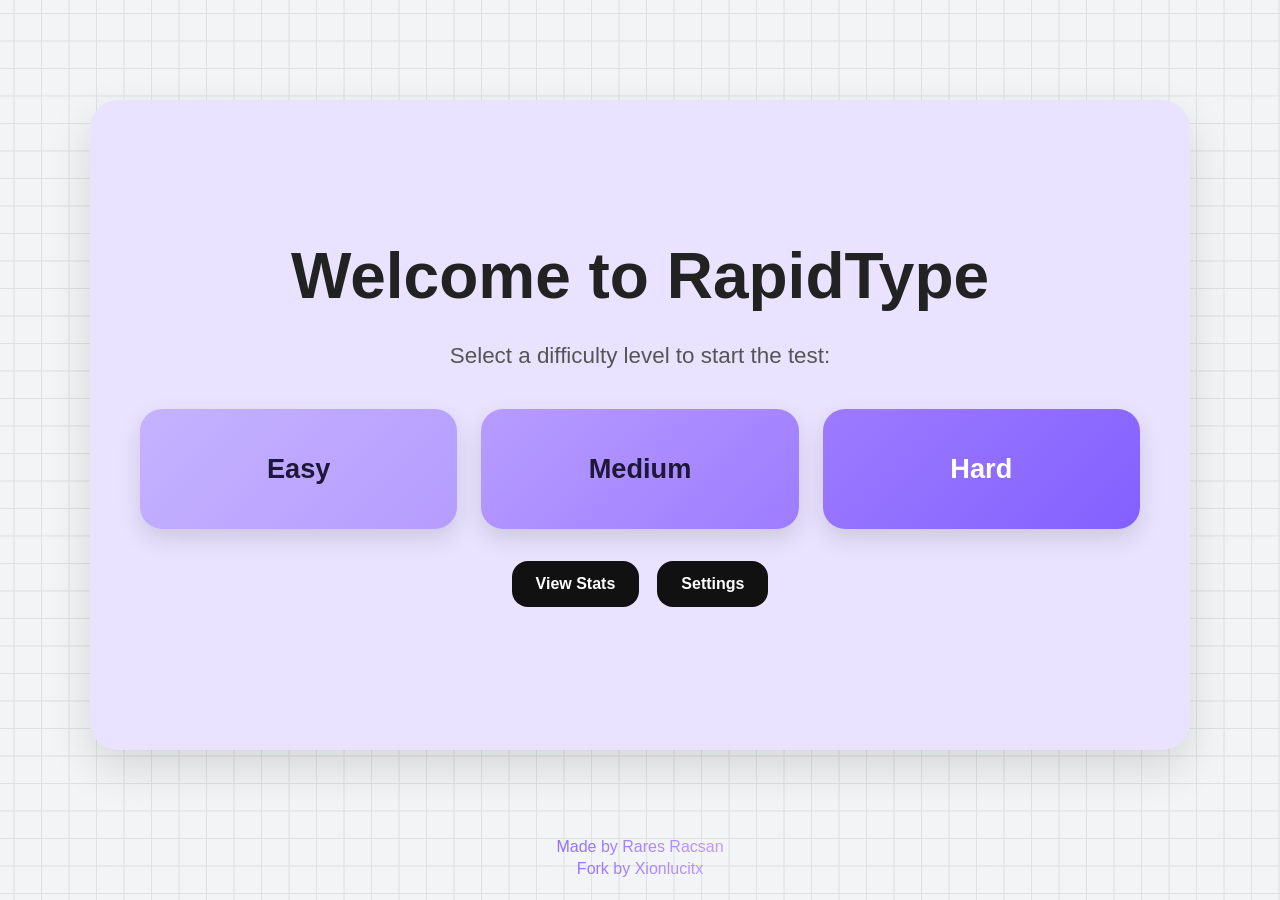
<file: index.html>
<!DOCTYPE html>
<html lang="en">
<head>
  <meta charset="UTF-8" />
  <meta name="viewport" content="width=device-width, initial-scale=1.0" />
  <title>RapidType - Typing Speed Test</title>
  <link rel="stylesheet" href="index_style.css" />
</head>
<body>

  <div class="page-shell">
    <div class="container">
      <h1>Welcome to RapidType</h1>
      <p class="subtitle">Select a difficulty level to start the test:</p>

      <div class="difficulty-buttons">
        <button class="easy" onclick="startGame('easy')"><span>Easy</span></button>
        <button class="medium" onclick="startGame('medium')"><span>Medium</span></button>
        <button class="hard" onclick="startGame('hard')"><span>Hard</span></button>
      </div>

      <div class="main-actions">
        <button id="view-stats-btn" class="view-stats-btn">View Stats</button>
        <button id="settings-btn" class="settings-btn">Settings</button>
      </div>
    </div>
  </div>

<div class="settings-modal hidden" id="settings-modal">
  <div class="settings-content">
    <h2>Settings</h2>

    <div class="settings-section">
      <h3>Test Settings</h3>
      <div class="setting-item">
        <label>
          <input type="radio" name="view-mode" value="paragraph" checked />
          Paragraph view
        </label>
      </div>
      <div class="setting-item">
        <label>
          <input type="radio" name="view-mode" value="classic" />
          Classic view
        </label>
      </div>
    </div>

    <div class="settings-section">
      <h3>Visuals</h3>
      <div class="setting-item">
        <label>
          <input type="checkbox" id="dark-mode-toggle-setting" />
          Dark mode
        </label>
      </div>
      <div class="setting-item">
        <label>
          <input type="checkbox" id="show-results-toggle" />
          Show results popup
        </label>
      </div>
    </div>

    <div class="settings-buttons">
      <button id="save-settings-btn" class="save-settings-btn">Save Settings</button>
      <button id="close-settings-btn">Close</button>
    </div>
  </div>
</div>

<div class="stats-modal hidden" id="stats-modal">
  <div class="stats-content">
    <h2>Your Typing Stats</h2>

    <div id="stats-summary">
      <div class="summary-group">
        <h3 class="summary-group-title">Averages</h3>
        <div class="summary-grid summary-grid-averages">
          <div class="summary-item">
            <strong>Average Score</strong>
            <span id="avg-score">0</span>
          </div>
          <div class="summary-item">
            <strong>Average CPM</strong>
            <span id="avg-cpm">0</span>
          </div>
          <div class="summary-item">
            <strong>Average Accuracy</strong>
            <span id="avg-accuracy">0%</span>
          </div>
        </div>
      </div>

      <div class="summary-group">
        <h3 class="summary-group-title">Score</h3>
        <div class="summary-grid summary-grid-score">
          <div class="summary-item summary-item-featured">
            <strong>High Score</strong>
            <span id="high-score">0</span>
          </div>
          <div class="summary-item">
            <strong>Consistency</strong>
            <span id="consistency">0%</span>
          </div>
        </div>
      </div>

      <div class="summary-group summary-group-compact">
        <h3 class="summary-group-title">Highlights</h3>
        <div class="summary-grid summary-grid-highlights">
          <div class="summary-item summary-item-small">
            <strong>Peak WPM</strong>
            <span id="peak-wpm">0</span>
          </div>
          <div class="summary-item summary-item-small">
            <strong>Perfect Games</strong>
            <span id="perfect-games">0</span>
          </div>
        </div>
      </div>
    </div>

    <div class="filters-panel">
      <div class="filter-group">
        <span class="filter-title">Difficulty</span>
        <div class="difficulty-filter">
          <label><input type="checkbox" value="easy" class="difficulty-checkbox" checked /> Easy</label>
          <label><input type="checkbox" value="medium" class="difficulty-checkbox" checked /> Medium</label>
          <label><input type="checkbox" value="hard" class="difficulty-checkbox" checked /> Hard</label>
        </div>
      </div>

      <div class="filter-group">
        <label class="filter-title" for="date-range-filter">Date Range</label>
        <select id="date-range-filter" class="filter-select">
          <option value="all">All Time</option>
          <option value="today">Today</option>
          <option value="7days">Last 7 Days</option>
          <option value="30days">Last 30 Days</option>
          <option value="month">This Month</option>
        </select>
      </div>

      <div class="filter-group">
        <label class="filter-title" for="accuracy-filter">Accuracy</label>
        <select id="accuracy-filter" class="filter-select">
          <option value="all">All Accuracy</option>
          <option value="100">100% Only</option>
          <option value="95">95% and up</option>
          <option value="90">90% and up</option>
          <option value="below90">Below 90%</option>
        </select>
      </div>

      <div class="filter-group">
        <label class="filter-title" for="sort-filter">Sort By</label>
        <select id="sort-filter" class="filter-select">
          <option value="newest">Newest First</option>
          <option value="oldest">Oldest First</option>
          <option value="score">Highest Score</option>
          <option value="wpm">Highest WPM</option>
          <option value="accuracy">Best Accuracy</option>
        </select>
      </div>

      <div class="filter-group">
        <span class="filter-title">Extras</span>
        <div class="difficulty-filter">
          <label><input type="checkbox" id="perfect-game-checkbox" class="filter-checkbox" /> Perfect Games</label>
        </div>
      </div>
    </div>

    <div id="stats-list"></div>

    <div class="stats-buttons">
      <button id="delete-all-stats-btn" class="delete-all-btn">Delete All Stats</button>
      <button id="close-stats-btn">Close</button>
    </div>
  </div>
</div>

<div class="confirm-modal hidden" id="confirm-modal">
  <div class="confirm-content">
    <h3 id="confirm-title">Confirm Deletion</h3>
    <p id="confirm-message">Type to confirm deletion:</p>
    <input type="text" id="confirm-input" placeholder="Type here..." />
    <div class="confirm-buttons">
      <button id="confirm-delete-btn" class="confirm-delete-btn">Delete</button>
      <button id="cancel-delete-btn" class="cancel-delete-btn">Cancel</button>
    </div>
  </div>
</div>

<div class="footer" id="footertext">
  <p class="rainbow rainbow_text_animated">Made by Rares Racsan</p>
  <p class="rainbow rainbow_text_animated">Fork by Xionlucitx</p>
</div>
  <script>
    function startGame(level) {
      window.location.href = `test.html?difficulty=${level}`;
    }

    // Stats modal
    const viewStatsBtn = document.getElementById('view-stats-btn');
    const statsModal = document.getElementById('stats-modal');
    const statsList = document.getElementById('stats-list');
    const closeStatsBtn = document.getElementById('close-stats-btn');
    const deleteAllStatsBtn = document.getElementById('delete-all-stats-btn');
    const highScoreSpan = document.getElementById('high-score');
    const avgScoreSpan = document.getElementById('avg-score');
    const avgCpmSpan = document.getElementById('avg-cpm');
    const avgAccuracySpan = document.getElementById('avg-accuracy');
    const peakWpmSpan = document.getElementById('peak-wpm');
    const consistencySpan = document.getElementById('consistency');
    const perfectGamesSpan = document.getElementById('perfect-games');
    const dateRangeFilter = document.getElementById('date-range-filter');
    const accuracyFilter = document.getElementById('accuracy-filter');
    const sortFilter = document.getElementById('sort-filter');
    const difficultyCheckboxes = document.querySelectorAll('.difficulty-checkbox');
    const perfectGameCheckbox = document.getElementById('perfect-game-checkbox');
    const confirmModal = document.getElementById('confirm-modal');
    const confirmInput = document.getElementById('confirm-input');
    const confirmDeleteBtn = document.getElementById('confirm-delete-btn');
    const cancelDeleteBtn = document.getElementById('cancel-delete-btn');
    const confirmTitle = document.getElementById('confirm-title');
    const confirmMessage = document.getElementById('confirm-message');

    let pendingDeleteAction = null;
    let pendingDeleteIndex = null;
    const DELETE_RECORD_TEXT = 'delete record';
    const DELETE_ALL_TEXT = 'delete all stats';

    function getSelectedDifficulties() {
      return Array.from(difficultyCheckboxes)
        .filter(cb => cb.checked)
        .map(cb => cb.value);
    }
function isInDateRange(result, range) {
  if (range === 'all') return true;

  const resultDate = new Date(result.timestamp);
  const now = new Date();

  if (range === 'today') {
    return resultDate.toDateString() === now.toDateString();
  }

  if (range === '7days') {
    const cutoff = new Date();
    cutoff.setDate(now.getDate() - 7);
    return resultDate >= cutoff;
  }

  if (range === '30days') {
    const cutoff = new Date();
    cutoff.setDate(now.getDate() - 30);
    return resultDate >= cutoff;
  }

  if (range === 'month') {
    return (
      resultDate.getMonth() === now.getMonth() &&
      resultDate.getFullYear() === now.getFullYear()
    );
  }

  return true;
}

function matchesAccuracyFilter(result, filterValue) {
  const accuracy = result.accuracy || 0;

  if (filterValue === 'all') return true;
  if (filterValue === '100') return accuracy === 100;
  if (filterValue === '95') return accuracy >= 95;
  if (filterValue === '90') return accuracy >= 90;
  if (filterValue === 'below90') return accuracy < 90;

  return true;
}

function sortResults(results, sortValue) {
  const sorted = [...results];

  if (sortValue === 'oldest') {
    sorted.sort((a, b) => new Date(a.timestamp) - new Date(b.timestamp));
  } else if (sortValue === 'score') {
    sorted.sort((a, b) => (b.score || 0) - (a.score || 0));
  } else if (sortValue === 'wpm') {
    sorted.sort((a, b) => (b.wpm || 0) - (a.wpm || 0));
  } else if (sortValue === 'accuracy') {
    sorted.sort((a, b) => (b.accuracy || 0) - (a.accuracy || 0));
  } else {
    sorted.sort((a, b) => new Date(b.timestamp) - new Date(a.timestamp));
  }

  return sorted;
}

function updateStatsDisplay() {
  const results = JSON.parse(localStorage.getItem('typingTestResults') || '[]');
  const selectedDifficulties = getSelectedDifficulties();
  const showPerfectOnly = perfectGameCheckbox.checked;
  const selectedDateRange = dateRangeFilter.value;
  const selectedAccuracy = accuracyFilter.value;
  const selectedSort = sortFilter.value;

  let filteredResults = results.filter(r => selectedDifficulties.includes(r.difficulty));

  if (showPerfectOnly) {
    filteredResults = filteredResults.filter(r => r.isPerfectGame === true);
  }

  filteredResults = filteredResults.filter(r => isInDateRange(r, selectedDateRange));
  filteredResults = filteredResults.filter(r => matchesAccuracyFilter(r, selectedAccuracy));
  filteredResults = sortResults(filteredResults, selectedSort);

  if (results.length === 0) {
    statsList.innerHTML = '<p>No test results yet.</p>';
    highScoreSpan.textContent = '0';
    avgScoreSpan.textContent = '0';
    avgCpmSpan.textContent = '0';
    avgAccuracySpan.textContent = '0%';
    peakWpmSpan.textContent = '0';
    consistencySpan.textContent = '0%';
    perfectGamesSpan.textContent = '0';
  } else if (filteredResults.length === 0) {
    statsList.innerHTML = '<p>No results for selected filters.</p>';
    highScoreSpan.textContent = '0';
    avgScoreSpan.textContent = '0';
    avgCpmSpan.textContent = '0';
    avgAccuracySpan.textContent = '0%';
    peakWpmSpan.textContent = '0';
    consistencySpan.textContent = '0%';
    perfectGamesSpan.textContent = '0';
  } else {
    const scores = filteredResults.map(r => r.score || 0);
    const cpms = filteredResults.map(r => r.cpm || 0);
    const accuracies = filteredResults.map(r => r.accuracy || 0);
    const wpms = filteredResults.map(r => r.wpm || 0);

    const highScore = Math.max(...scores);
    const avgScore = Math.round(scores.reduce((a, b) => a + b, 0) / scores.length);
    const avgCpm = Math.round(cpms.reduce((a, b) => a + b, 0) / cpms.length);
    const avgAccuracy = Math.round(
      accuracies.reduce((a, b) => a + b, 0) / accuracies.length
    );

    const peakWpm = Math.max(...wpms);
    const perfectGames = filteredResults.filter(r => r.isPerfectGame).length;

    const avgWpm = wpms.reduce((a, b) => a + b, 0) / wpms.length;
    const variance = wpms.reduce((sum, wpm) => {
      return sum + Math.pow(wpm - avgWpm, 2);
    }, 0) / wpms.length;
    const consistency = Math.max(0, Math.round(100 - Math.sqrt(variance)));

    highScoreSpan.textContent = highScore;
    avgScoreSpan.textContent = avgScore;
    avgCpmSpan.textContent = avgCpm;
    avgAccuracySpan.textContent = `${avgAccuracy}%`;
    peakWpmSpan.textContent = peakWpm;
    consistencySpan.textContent = `${consistency}%`;
    perfectGamesSpan.textContent = perfectGames;

    statsList.innerHTML = filteredResults.map((result) => {
      const originalIndex = results.indexOf(result);
      const dateOnly = new Date(result.timestamp).toLocaleDateString();
      const isHighScore = result.score === highScore;
      const starIcon = isHighScore ? ' ⭐' : '';
      const isPerfect = result.isPerfectGame ? ' class="perfect-accuracy"' : '';

      return `
        <div class="stat-item">
          <div class="stat-info">
            <strong>${result.difficulty.toUpperCase()}</strong> - ${dateOnly}<br>
            WPM: ${result.wpm} | CPM: ${result.cpm} | Accuracy: <span${isPerfect}>${result.accuracy}%</span> | Score: ${result.score || 'N/A'}${starIcon}
          </div>
          <button class="delete-stat-btn" onclick="deleteStatResult(${originalIndex})">Delete</button>
        </div>
      `;
    }).join('');
  }
}
    window.deleteStatResult = function(index) {
      pendingDeleteAction = 'single';
      pendingDeleteIndex = index;
      confirmTitle.textContent = 'Delete Record?';
      confirmMessage.textContent = `Type "${DELETE_RECORD_TEXT}" to confirm:`;
      confirmInput.value = '';
      confirmInput.placeholder = DELETE_RECORD_TEXT;
      confirmModal.classList.remove('hidden');
      confirmInput.focus();
    };

    viewStatsBtn.addEventListener('click', () => {
      updateStatsDisplay();
      statsModal.classList.remove('hidden');
    });

    difficultyCheckboxes.forEach(checkbox => {
      checkbox.addEventListener('change', updateStatsDisplay);
    });

    perfectGameCheckbox.addEventListener('change', updateStatsDisplay);
    dateRangeFilter.addEventListener('change', updateStatsDisplay);
    accuracyFilter.addEventListener('change', updateStatsDisplay);
    sortFilter.addEventListener('change', updateStatsDisplay);

    deleteAllStatsBtn.addEventListener('click', () => {
      pendingDeleteAction = 'all';
      confirmTitle.textContent = 'Delete All Stats?';
      confirmMessage.textContent = `Type "${DELETE_ALL_TEXT}" to confirm:`;
      confirmInput.value = '';
      confirmInput.placeholder = DELETE_ALL_TEXT;
      confirmModal.classList.remove('hidden');
      confirmInput.focus();
    });

    confirmDeleteBtn.addEventListener('click', () => {
      const inputValue = confirmInput.value.trim().toLowerCase();

      if (pendingDeleteAction === 'single') {
        if (inputValue === DELETE_RECORD_TEXT) {
          const results = JSON.parse(localStorage.getItem('typingTestResults') || '[]');
          results.splice(pendingDeleteIndex, 1);
          localStorage.setItem('typingTestResults', JSON.stringify(results));
          updateStatsDisplay();
          confirmModal.classList.add('hidden');
          pendingDeleteAction = null;
          pendingDeleteIndex = null;
        } else {
          confirmInput.style.borderColor = 'red';
          setTimeout(() => { confirmInput.style.borderColor = ''; }, 1000);
        }
      } else if (pendingDeleteAction === 'all') {
        if (inputValue === DELETE_ALL_TEXT) {
          localStorage.setItem('typingTestResults', '[]');
          updateStatsDisplay();
          confirmModal.classList.add('hidden');
          pendingDeleteAction = null;
        } else {
          confirmInput.style.borderColor = 'red';
          setTimeout(() => { confirmInput.style.borderColor = ''; }, 1000);
        }
      }
    });

    cancelDeleteBtn.addEventListener('click', () => {
      confirmModal.classList.add('hidden');
      pendingDeleteAction = null;
      pendingDeleteIndex = null;
      confirmInput.value = '';
    });

    confirmInput.addEventListener('keypress', (e) => {
      if (e.key === 'Enter') {
        confirmDeleteBtn.click();
      }
    });

    closeStatsBtn.addEventListener('click', () => {
      statsModal.classList.add('hidden');
    });

    // Settings modal
    const settingsBtn = document.getElementById('settings-btn');
    const settingsModal = document.getElementById('settings-modal');
    const closeSettingsBtn = document.getElementById('close-settings-btn');
    const saveSettingsBtn = document.getElementById('save-settings-btn');
    const darkModeToggleSetting = document.getElementById('dark-mode-toggle-setting');
    const showResultsToggle = document.getElementById('show-results-toggle');
    const viewModeRadios = document.querySelectorAll('input[name="view-mode"]');
    const body = document.body;

   function loadSettings() {
    const settings = JSON.parse(localStorage.getItem('typingTestSettings') || '{}');

     let viewMode = settings.viewMode || 'paragraph';

      if (viewMode === 'vertical') viewMode = 'paragraph';
      if (viewMode === 'horizontal') viewMode = 'classic';

      const darkMode = settings.darkMode || false;
      const showResults = settings.showResults !== false;

      viewModeRadios.forEach(radio => {
        radio.checked = radio.value === viewMode;
      });

      darkModeToggleSetting.checked = darkMode;
      showResultsToggle.checked = showResults;

      applySettings({
        ...settings,
        viewMode
      });
}

    function saveSettings() {
      const viewMode = document.querySelector('input[name="view-mode"]:checked').value;
      const darkMode = darkModeToggleSetting.checked;
      const showResults = showResultsToggle.checked;

      const settings = {
        viewMode,
        darkMode,
        showResults
      };

      localStorage.setItem('typingTestSettings', JSON.stringify(settings));
      applySettings(settings);
}
      function applySettings(settings) {
        if (settings.darkMode) {
          body.classList.add('dark');
        } else {
          body.classList.remove('dark');
        }

        let viewMode = settings.viewMode || 'paragraph';

        if (viewMode === 'vertical') viewMode = 'paragraph';
        if (viewMode === 'horizontal') viewMode = 'classic';

        localStorage.setItem('viewMode', viewMode);
      }

    settingsBtn.addEventListener('click', () => {
      loadSettings();
      settingsModal.classList.remove('hidden');
    });

    closeSettingsBtn.addEventListener('click', () => {
      settingsModal.classList.add('hidden');
    });

    saveSettingsBtn.addEventListener('click', () => {
      saveSettings();
      settingsModal.classList.add('hidden');
      alert('Settings saved!');
    });

    loadSettings();
  </script>
</body>
</html>
</file>
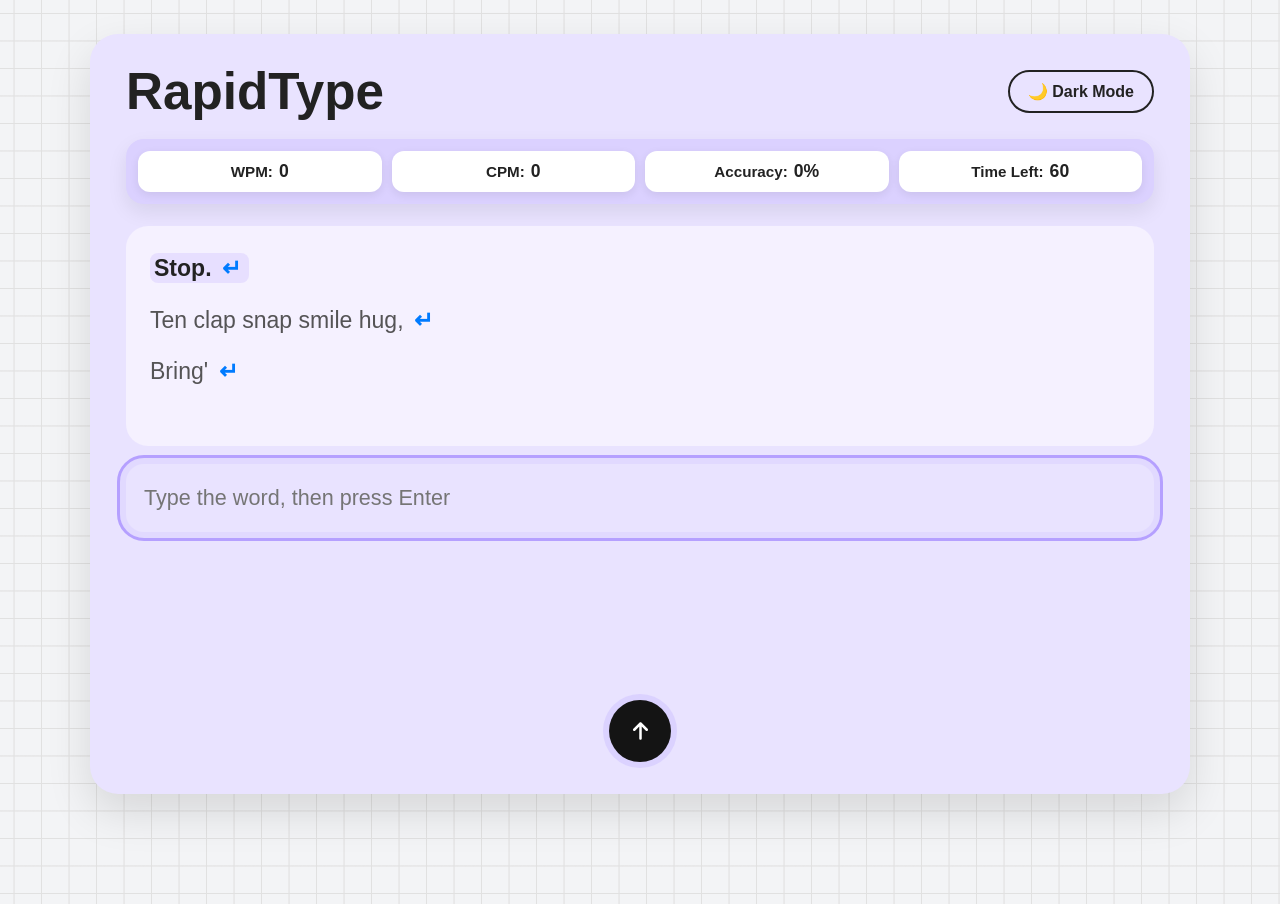
<file: test.html>
<!DOCTYPE html>
<html lang="en">
<head>
  <meta charset="UTF-8" />
  <meta name="viewport" content="width=device-width, initial-scale=1.0" />
  <title>RapidType - Typing Test</title>
  <link rel="stylesheet" href="style.css" />
</head>
<body>
  <div class="page-shell">
    <div class="test-container">
      <div class="top-bar">
        <h1>RapidType</h1>
        <button id="dark-mode-toggle" class="dark-mode-btn">🌙 Dark Mode</button>
      </div>

      <div class="stats">
        <p>WPM: <span id="wpm">0</span></p>
        <p>CPM: <span id="cpm">0</span></p>
        <p>Accuracy: <span id="accuracy">100%</span></p>
        <p>Time Left: <span id="timer">60s</span></p>
      </div>

      <div class="typing-area">
        <div id="text-display"></div>
        <input
          class="input"
          type="text"
          id="text-input"
          placeholder="Start typing..."
          autocomplete="off"
          autocorrect="off"
          autocapitalize="off"
          spellcheck="false"
        />
      </div>

      <div class="bottom-actions">
        <button id="go-home-btn" class="go-home-btn">
          <svg class="svgIcon" viewBox="0 0 384 512" aria-hidden="true">
            <path
              d="M214.6 41.4c-12.5-12.5-32.8-12.5-45.3 0l-160 160c-12.5 12.5-12.5 32.8 0 45.3s32.8 12.5 45.3 0L160 141.2V448c0 17.7 14.3 32 32 32s32-14.3 32-32V141.2L329.4 246.6c12.5 12.5 32.8 12.5 45.3 0s12.5-32.8 0-45.3l-160-160z"
            ></path>
          </svg>
        </button>
      </div>
    </div>
  </div>

  <div class="popup hidden" id="popup">
    <h2>Test Completed!</h2>
    <p>Your Stats:</p>
    <ul>
      <li>WPM: <span id="popup-wpm">0</span></li>
      <li>CPM: <span id="popup-cpm">0</span></li>
      <li>Accuracy: <span id="popup-accuracy">100%</span></li>
      <li>Score: <span id="popup-score">0</span> Points</li>
    </ul>

    <div id="new-highscore-msg" class="hidden badge highscore-badge">
      🌟 NEW HIGH SCORE! 🌟
    </div>

    <div id="perfect-game-msg" class="hidden badge perfect-badge">
      ✨ PERFECT GAME! ✨
    </div>

    <button id="restart-btn">Restart</button>
  </div>

  <script src="script.js"></script>
</body>
</html>
</file>
<file: index_style.css>
*,
*::before,
*::after {
  box-sizing: border-box;
}

html,
body {
  margin: 0;
  padding: 0;
  min-height: 100%;
  font-family: -apple-system, BlinkMacSystemFont, "Segoe UI", Roboto, Oxygen,
    Ubuntu, Cantarell, "Open Sans", "Helvetica Neue", sans-serif;
}

body {
  --bg-color: #f3f4f6;
  --grid-color: #e1e1e1;
  --panel-bg: rgb(233, 227, 255);
  --panel-bg-2: rgb(219, 209, 255);
  --text-main: #222;
  --text-soft: #555;
  --btn-dark: #111;
  --accent: rgb(181, 160, 255);

  background-color: var(--bg-color);
  background-image:
    linear-gradient(
      0deg,
      transparent 24%,
      var(--grid-color) 25%,
      var(--grid-color) 26%,
      transparent 27%,
      transparent 74%,
      var(--grid-color) 75%,
      var(--grid-color) 76%,
      transparent 77%,
      transparent
    ),
    linear-gradient(
      90deg,
      transparent 24%,
      var(--grid-color) 25%,
      var(--grid-color) 26%,
      transparent 27%,
      transparent 74%,
      var(--grid-color) 75%,
      var(--grid-color) 76%,
      transparent 77%,
      transparent
    );
  background-size: 55px 55px;
  color: var(--text-main);
}

body.dark {
  --bg-color: #2e2e35;
  --grid-color: #4b4b57;
  --panel-bg: #3a344e;
  --panel-bg-2: #463d60;
  --text-main: #f1f1f1;
  --text-soft: #d6d6d6;
  --btn-dark: #d3d3d3;
  --accent: rgb(181, 160, 255);
}

.page-shell {
  min-height: 100vh;
  display: flex;
  align-items: center;
  justify-content: center;
  padding: 40px 24px 90px;
}

.container {
  width: min(1100px, 95vw);
  min-height: 650px;
  background: var(--panel-bg);
  border-radius: 28px;
  box-shadow: 0 18px 45px rgba(0, 0, 0, 0.12);
  padding: 56px 50px;
  text-align: center;
  display: flex;
  flex-direction: column;
  justify-content: center;
  gap: 32px;
}

h1 {
  margin: 0;
  font-size: clamp(2.8rem, 5vw, 4.5rem);
  line-height: 1.05;
  color: var(--text-main);
}

.subtitle {
  margin: 0;
  font-size: clamp(1.1rem, 2vw, 1.4rem);
  color: var(--text-soft);
}

.difficulty-buttons {
  display: grid;
  grid-template-columns: repeat(3, minmax(180px, 1fr));
  gap: 24px;
  width: 100%;
  margin-top: 8px;
}

.difficulty-buttons button {
  border: none;
  border-radius: 22px;
  min-height: 120px;
  font-size: 1.7rem;
  font-weight: 700;
  cursor: pointer;
  transition: transform 0.18s ease, box-shadow 0.18s ease, filter 0.18s ease;
  box-shadow: 0 10px 24px rgba(0, 0, 0, 0.12);
}

.difficulty-buttons button:hover {
  transform: translateY(-4px);
  filter: brightness(1.02);
}

.difficulty-buttons button span {
  display: inline-block;
}

.easy {
  background: linear-gradient(135deg, #c5b3ff, #b59cff);
  color: #1f1738;
}

.medium {
  background: linear-gradient(135deg, #b79cff, #9e7cff);
  color: #1f1738;
}

.hard {
  background: linear-gradient(135deg, #9d7bff, #8360ff);
  color: white;
}

.main-actions {
  display: flex;
  justify-content: center;
  gap: 18px;
  flex-wrap: wrap;
}

.view-stats-btn,
.settings-btn,
.save-settings-btn,
#close-settings-btn,
#close-stats-btn,
.delete-all-btn,
.confirm-delete-btn,
.cancel-delete-btn {
  border: none;
  border-radius: 16px;
  padding: 14px 24px;
  font-size: 1rem;
  font-weight: 700;
  cursor: pointer;
  transition: transform 0.15s ease, opacity 0.15s ease, background 0.2s ease;
}

.view-stats-btn,
.settings-btn,
.save-settings-btn,
#close-settings-btn,
#close-stats-btn,
.cancel-delete-btn {
  background: var(--btn-dark);
  color: white;
}

body.dark .view-stats-btn,
body.dark .settings-btn,
body.dark .save-settings-btn,
body.dark #close-settings-btn,
body.dark #close-stats-btn,
body.dark .cancel-delete-btn {
  color: #111;
}

.delete-all-btn,
.confirm-delete-btn {
  background: #d9534f;
  color: white;
}

.view-stats-btn:hover,
.settings-btn:hover,
.save-settings-btn:hover,
#close-settings-btn:hover,
#close-stats-btn:hover,
.delete-all-btn:hover,
.confirm-delete-btn:hover,
.cancel-delete-btn:hover {
  transform: translateY(-2px);
  opacity: 0.95;
}

.settings-modal,
.stats-modal,
.confirm-modal {
  position: fixed;
  inset: 0;
  background: rgba(0, 0, 0, 0.45);
  display: flex;
  align-items: center;
  justify-content: center;
  padding: 24px;
  z-index: 1000;
}

.hidden {
  display: none !important;
}

.settings-content,
.stats-content,
.confirm-content {
  width: min(760px, 95vw);
  max-height: 85vh;
  overflow-y: auto;
  background: white;
  color: #222;
  border-radius: 24px;
  padding: 32px;
  box-shadow: 0 18px 45px rgba(0, 0, 0, 0.25);
}

.settings-content h2,
.stats-content h2,
.confirm-content h3 {
  margin-top: 0;
}

.settings-section {
  background: #f6f3ff;
  border-radius: 18px;
  padding: 18px;
  margin-bottom: 20px;
}

.setting-item {
  margin: 12px 0;
  font-size: 1rem;
}

.settings-buttons,
.stats-buttons,
.confirm-buttons {
  display: flex;
  gap: 14px;
  flex-wrap: wrap;
  margin-top: 24px;
}

#stats-summary {
  display: flex;
  flex-direction: column;
  gap: 18px;
  margin-bottom: 20px;
}

.summary-item {
  background: linear-gradient(180deg, #f8f5ff 0%, #f1ebff 100%);
  border: 1px solid rgba(181, 160, 255, 0.28);
  border-radius: 18px;
  padding: 16px 18px;
  min-height: 88px;
  display: flex;
  flex-direction: column;
  justify-content: center;
  gap: 8px;
  box-shadow: 0 8px 18px rgba(0, 0, 0, 0.05);
  text-align: left;
}

.summary-item strong {
  font-size: 0.88rem;
  color: #5a4a86;
  font-weight: 700;
}

.summary-item span {
  font-size: 1.45rem;
  font-weight: 800;
  color: #1f1738;
  line-height: 1;
}

.summary-item-featured {
  min-height: 96px;
}

.summary-item-featured span {
  font-size: 2rem;
}

.summary-item-small {
  min-height: 70px;
  padding: 12px 14px;
}

.summary-item-small strong {
  font-size: 0.82rem;
}

.summary-item-small span {
  font-size: 1.2rem;
}

.summary-grid {
  display: grid;
  gap: 12px;
}

.summary-grid-averages {
  grid-template-columns: repeat(3, minmax(160px, 1fr));
}

.summary-grid-score {
  grid-template-columns: 1.3fr 1fr;
}

.summary-grid-highlights {
  grid-template-columns: repeat(2, minmax(140px, 1fr));
}

.summary-group {
  background: #fbf9ff;
  border: 1px solid rgba(181, 160, 255, 0.18);
  border-radius: 20px;
  padding: 16px;
}

.summary-group-title {
  margin: 0 0 12px;
  font-size: 0.95rem;
  font-weight: 800;
  color: #5a4a86;
  text-align: left;
}

.difficulty-filter {
  display: flex;
  flex-wrap: wrap;
  gap: 12px;
  margin-bottom: 22px;
  padding: 14px;
  background: #f6f3ff;
  border-radius: 16px;
  border: 1px solid rgba(181, 160, 255, 0.2);
}

.difficulty-filter label {
  display: inline-flex;
  align-items: center;
  gap: 8px;
  padding: 10px 12px;
  background: white;
  border-radius: 12px;
  font-size: 0.95rem;
  font-weight: 600;
  color: #333;
  box-shadow: 0 3px 10px rgba(0, 0, 0, 0.04);
  cursor: pointer;
}

.difficulty-filter input[type="checkbox"] {
  accent-color: var(--accent);
}

#stats-list {
  display: flex;
  flex-direction: column;
  gap: 14px;
}

.stat-item {
  display: grid;
  grid-template-columns: 1fr auto;
  align-items: center;
  gap: 16px;
  background: #f7f7fb;
  border: 1px solid rgba(0, 0, 0, 0.05);
  border-radius: 18px;
  padding: 16px 18px;
  box-shadow: 0 6px 14px rgba(0, 0, 0, 0.04);
}

.stat-info {
  text-align: left;
  line-height: 1.65;
  color: #2b2b2b;
  word-break: break-word;
}

.stat-info strong {
  display: inline-block;
  margin-bottom: 4px;
  font-size: 1rem;
  color: #1f1738;
}

.delete-stat-btn {
  border: none;
  background: #d9534f;
  color: white;
  border-radius: 12px;
  padding: 10px 16px;
  font-weight: 700;
  cursor: pointer;
  min-width: 84px;
  align-self: center;
  transition: transform 0.15s ease, opacity 0.15s ease;
}

.delete-stat-btn:hover {
  opacity: 0.92;
  transform: translateY(-1px);
}

.perfect-accuracy {
  color: #2ca24d;
  font-weight: 700;
}

#confirm-input {
  width: 100%;
  margin-top: 12px;
  padding: 14px 16px;
  border-radius: 14px;
  border: 1px solid #ccc;
  font-size: 1rem;
  outline: none;
}

#confirm-input:focus {
  border-color: var(--accent);
  box-shadow: 0 0 0 3px rgba(181, 160, 255, 0.18);
}

.footer {
  position: fixed;
  bottom: 18px;
  left: 50%;
  transform: translateX(-50%);
  text-align: center;
  font-size: 1rem;
  color: var(--text-soft);
}

.footer p {
  margin: 4px 0;
}

.rainbow_text_animated {
  background: linear-gradient(90deg, #8f6fff, #c09cff, #8f6fff);
  -webkit-background-clip: text;
  -webkit-text-fill-color: transparent;
  background-size: 200% auto;
  animation: rainbowShift 4s linear infinite;
}

.filters-panel {
  display: grid;
  grid-template-columns: repeat(auto-fit, minmax(180px, 1fr));
  gap: 14px;
  margin-bottom: 22px;
}

.filter-group {
  background: #f6f3ff;
  border: 1px solid rgba(181, 160, 255, 0.22);
  border-radius: 16px;
  padding: 14px;
  display: flex;
  flex-direction: column;
  gap: 10px;
  box-shadow: 0 4px 12px rgba(0, 0, 0, 0.04);
}

.filter-title {
  font-size: 0.9rem;
  font-weight: 800;
  color: #5a4a86;
  text-align: left;
}

.filter-select {
  width: 100%;
  padding: 12px 14px;
  border-radius: 12px;
  border: 1px solid #d7d2ea;
  background: white;
  color: #222;
  font-size: 0.95rem;
  font-weight: 600;
  outline: none;
}

.filter-select:focus {
  border-color: var(--accent);
  box-shadow: 0 0 0 3px rgba(181, 160, 255, 0.18);
}

.difficulty-filter {
  display: flex;
  flex-wrap: wrap;
  gap: 10px;
  margin-bottom: 0;
  padding: 0;
  background: transparent;
  border: 0;
}

.difficulty-filter label {
  display: inline-flex;
  align-items: center;
  gap: 8px;
  padding: 9px 12px;
  background: white;
  border-radius: 12px;
  font-size: 0.95rem;
  font-weight: 600;
  color: #333;
  box-shadow: 0 3px 10px rgba(0, 0, 0, 0.04);
  cursor: pointer;
}

.difficulty-filter input[type="checkbox"],
.filter-checkbox {
  accent-color: var(--accent);
}

@keyframes rainbowShift {
  to {
    background-position: 200% center;
  }
}

@media (max-width: 900px) {
  .container {
    min-height: 560px;
    padding: 40px 24px;
  }

  .difficulty-buttons {
    grid-template-columns: 1fr;
  }

  .difficulty-buttons button {
    min-height: 90px;
  }

  #stats-summary {
    gap: 14px;
  }

  .summary-group {
    padding: 14px;
  }

  .summary-group-title {
    font-size: 0.85rem;
  }

  .summary-grid-averages,
  .summary-grid-score,
  .summary-grid-highlights {
    grid-template-columns: 1fr;
  }

  .summary-item {
    min-height: 70px;
    padding: 12px;
  }

  .summary-item span {
    font-size: 1.3rem;
  }

  .summary-item-featured span {
    font-size: 1.6rem;
  }

  .summary-item-small span {
    font-size: 1.1rem;
  }

  .stat-item {
    grid-template-columns: 1fr;
  }

  .delete-stat-btn {
    width: 100%;
  }

  .filters-panel {
    grid-template-columns: 1fr;
  }

  .footer {
    position: static;
    transform: none;
    padding-bottom: 20px;
  }

  .page-shell {
    padding-bottom: 24px;
  }
}
</file>
<file: style.css>
*,
*::before,
*::after {
  box-sizing: border-box;
}

html,
body {
  margin: 0;
  padding: 0;
  min-height: 100%;
  font-family: -apple-system, BlinkMacSystemFont, "Segoe UI", Roboto, Oxygen,
    Ubuntu, Cantarell, "Open Sans", "Helvetica Neue", sans-serif;
}

body {
  --bg-color: #f3f4f6;
  --grid-color: #e1e1e1;
  --panel-bg: rgb(233, 227, 255);
  --panel-bg-2: rgb(219, 209, 255);
  --panel-bg-3: rgb(245, 241, 255);
  --text-main: #222;
  --text-soft: #555;
  --text-display: #444;
  --accent: rgb(181, 160, 255);
  --accent-dark: rgb(150, 128, 240);
  --button-dark: rgb(20, 20, 20);
  --white: #fff;
  --danger: #d9534f;
  --shadow: 0 18px 45px rgba(0, 0, 0, 0.12);

  background-color: var(--bg-color);
  background-image:
    linear-gradient(
      0deg,
      transparent 24%,
      var(--grid-color) 25%,
      var(--grid-color) 26%,
      transparent 27%,
      transparent 74%,
      var(--grid-color) 75%,
      var(--grid-color) 76%,
      transparent 77%,
      transparent
    ),
    linear-gradient(
      90deg,
      transparent 24%,
      var(--grid-color) 25%,
      var(--grid-color) 26%,
      transparent 27%,
      transparent 74%,
      var(--grid-color) 75%,
      var(--grid-color) 76%,
      transparent 77%,
      transparent
    );
  background-size: 55px 55px;
  color: var(--text-main);
}

body.dark {
  --bg-color: #2f3038;
  --grid-color: #4b4d57;
  --panel-bg: #3a344e;
  --panel-bg-2: #483f63;
  --panel-bg-3: #544a75;
  --text-main: #f4f4f4;
  --text-soft: #ddd;
  --text-display: #efefef;
  --white: #f7f7f7;
  --button-dark: #d7d7d7;
}

.page-shell {
  min-height: 100vh;
  display: flex;
  align-items: center;
  justify-content: center;
  padding: 34px 24px 110px;
}

.test-container {
  width: min(1100px, 94vw);
  height: 760px;
  background: var(--panel-bg);
  padding: 32px 36px;
  border-radius: 28px;
  box-shadow: var(--shadow);
  display: flex;
  flex-direction: column;
  gap: 22px;
  overflow: hidden;
}

.top-bar {
  display: flex;
  align-items: center;
  justify-content: space-between;
  gap: 20px;
  flex-wrap: wrap;
}

h1 {
  margin: 0;
  font-size: clamp(2.3rem, 4vw, 4rem);
  line-height: 1;
  color: var(--text-main);
}

.dark-mode-btn {
  background: transparent;
  color: var(--text-main);
  border: 2px solid var(--text-main);
  padding: 10px 18px;
  border-radius: 999px;
  cursor: pointer;
  font-size: 1rem;
  font-weight: 700;
  text-decoration: none;
  outline: none;
  overflow: hidden;
  position: relative;
  transition: color 0.3s ease, border-color 0.3s ease, transform 0.15s ease;
  z-index: 1;
}

.dark-mode-btn::before {
  position: absolute;
  inset: 0;
  content: "";
  border-radius: inherit;
  background: var(--text-main);
  transform: scaleX(0);
  transform-origin: left;
  transition: transform 0.3s ease;
  z-index: -1;
}

.dark-mode-btn:hover {
  color: var(--panel-bg);
  transform: translateY(-1px);
}

.dark-mode-btn:hover::before {
  transform: scaleX(1);
}

.stats {
  display: grid;
  grid-template-columns: repeat(4, minmax(140px, 1fr));
  gap: 10px;
  margin: 0;
  padding: 12px;
  background: var(--panel-bg-2);
  border-radius: 18px;
  box-shadow: 0 8px 20px rgba(0, 0, 0, 0.08);
}

.stats p {
  margin: 0;
  padding: 10px 12px;
  background: var(--white);
  color: #222;
  border-radius: 12px;
  box-shadow: 0 3px 10px rgba(0, 0, 0, 0.08);

  display: flex;
  align-items: center;
  justify-content: center; /* CHANGE THIS */
  gap: 6px; /* ADD THIS */

  font-size: 0.95rem;
  font-weight: 600;
}

.stats p span {
  font-weight: 700;
  font-size: 1.1rem;
}

.typing-area {
  flex: 1;
  display: flex;
  flex-direction: column;
  gap: 18px;
  min-height: 0;
}

#text-display {
  width: 100%;
  height: 220px;
  padding: 22px 24px;
  border-radius: 22px;
  background: var(--panel-bg-3);
  color: var(--text-display);
  font-size: clamp(1.25rem, 1.8vw, 1.7rem);
  text-align: left;
  line-height: 1.7;
  overflow: hidden;
  white-space: normal;
  word-break: break-word;
}

#text-display .enter-icon {
  display: inline;
  color: #007bff;
  font-weight: 700;
  margin: 0 6px;
}

#text-display .enter-separator {
  display: inline;
  color: #007bff;
  font-weight: 700;
  margin: 0 4px;
}

#text-display .word {
  display: inline;
  word-break: break-word;
}

#text-display .punctuation {
  display: inline;
  margin: 0 2px;
  font-weight: 600;
}

#text-display .space {
  white-space: pre;
}

#text-display .completed-word {
  opacity: 0.45;
}

#text-display .current-word {
  font-weight: 800;
  color: var(--text-main);
  background: rgba(181, 160, 255, 0.22);
  border-radius: 8px;
  padding: 2px 4px;
}

#text-display .upcoming-word {
  opacity: 0.9;
}

#text-display .enter-separator {
  display: inline;
  color: #007bff;
  font-weight: 700;
  margin: 0 4px;
}

#text-input {
  width: 100%;
  min-height: 68px;
  padding: 16px 18px;
  font-size: 1.35rem;
  border: 0;
  border-radius: 18px;
  color: var(--text-main);
}

#text-display.paragraph-view {
  white-space: normal;
  line-height: 1.8;
  overflow: hidden;
}

#text-display.paragraph-view .sentence-block {
  display: block;
  margin-bottom: 10px;
}

#text-display.paragraph-view .sentence-block:last-child {
  margin-bottom: 0;
}

.current-word .space,
.current-word .enter-separator {
  color: inherit;
  font-weight: inherit;
}


.input {
  border-radius: 18px;
  outline: 3px solid var(--accent);
  border: 0;
  background-color: var(--panel-bg-2);
  outline-offset: 4px;
  transition: outline-offset 0.25s, background-color 0.25s, box-shadow 0.25s;
}

.input:focus {
  outline-offset: 6px;
  background-color: var(--panel-bg);
  box-shadow: 0 0 0 6px rgba(181, 160, 255, 0.16);
}

.completed-word {
  opacity: 0.4;
}

.bottom-actions {
  display: flex;
  justify-content: center;
  margin-top: 4px;
}

.go-home-btn {
  width: 62px;
  height: 62px;
  border-radius: 50%;
  background-color: var(--button-dark);
  border: none;
  font-weight: 600;
  display: flex;
  align-items: center;
  justify-content: center;
  box-shadow: 0 0 0 6px rgba(180, 160, 255, 0.25);
  cursor: pointer;
  transition: all 0.3s ease;
  overflow: hidden;
  position: relative;
}

.svgIcon {
  width: 15px;
  transition: transform 0.3s ease;
}

.svgIcon path {
  fill: white;
}

body.dark .svgIcon path {
  fill: #111;
}

.go-home-btn:hover {
  width: 170px;
  border-radius: 999px;
  background-color: var(--accent);
}

.go-home-btn:hover .svgIcon {
  transform: translateY(-220%);
}

.go-home-btn::before {
  position: absolute;
  content: "Back to Home";
  color: white;
  font-size: 0;
  transition: all 0.3s ease;
  white-space: nowrap;
}

.go-home-btn:hover::before {
  font-size: 15px;
}

.popup {
  position: fixed;
  top: 50%;
  left: 50%;
  width: min(480px, 92vw);
  transform: translate(-50%, -50%);
  background: var(--panel-bg-3);
  color: var(--text-main);
  padding: 34px 30px;
  border-radius: 22px;
  box-shadow: 0 18px 45px rgba(0, 0, 0, 0.3);
  text-align: center;
  z-index: 1000;
  border: 1px solid rgba(0, 0, 0, 0.08);
}

body.dark .popup {
  border: 1px solid rgba(255, 255, 255, 0.08);
}

.popup h2 {
  margin-top: 0;
  margin-bottom: 10px;
  font-size: 2rem;
  color: var(--text-main);
}

.popup p {
  font-size: 1.05rem;
  color: var(--text-soft);
}


.popup ul {
  list-style: none;
  padding: 0;
  margin: 18px 0 0;
}

.popup ul li {
  margin: 12px 0;
  font-size: 1.1rem;
  color: var(--text-main);
}

#popup-score {
  font-size: 1.5rem;
  font-weight: 800;
  color: #4caf50;
}

.badge {
  font-size: 1.1rem;
  font-weight: 700;
  margin-top: 14px;
  padding: 12px;
  border-radius: 12px;
}

.highscore-badge {
  color: gold;
  background: rgba(255, 215, 0, 0.12);
}

.perfect-badge {
  color: #00d4ff;
  background: rgba(0, 212, 255, 0.12);
  text-shadow: 0 0 10px rgba(0, 212, 255, 0.45);
}

#restart-btn {
  background-color: var(--button-dark);
  color: white;
  border: none;
  padding: 14px 26px;
  font-size: 1rem;
  font-weight: 700;
  border-radius: 999px;
  cursor: pointer;
  margin-top: 20px;
  transition: background-color 0.25s ease, transform 0.15s ease;
}

body.dark #restart-btn {
  color: #111;
}

#restart-btn:hover {
  background-color: var(--accent);
  transform: translateY(-1px);
}

.hidden {
  display: none !important;
}

@media (max-width: 900px) {
  .page-shell {
    padding: 20px 14px 24px;
  }

  .test-container {
    min-height: auto;
    padding: 24px 18px 24px;
    gap: 20px;
  }

  .top-bar {
    flex-direction: column;
    align-items: stretch;
  }

  .stats {
    grid-template-columns: repeat(2, minmax(120px, 1fr));
  }

  #text-display {
    min-height: 200px;
    padding: 18px;
  }

  #text-input {
    min-height: 58px;
    font-size: 1.15rem;
  }
}

@media (max-width: 560px) {
  .stats {
    grid-template-columns: 1fr;
  }

  .stats p {
    min-height: 72px;
  }

  .go-home-btn:hover {
    width: 150px;
  }

  .popup {
    padding: 26px 18px;
  }

  .input-error {
  transform: translateX(1px);
  box-shadow: 0 0 0 4px rgba(255, 0, 0, 0.15);
}
}
</file>
